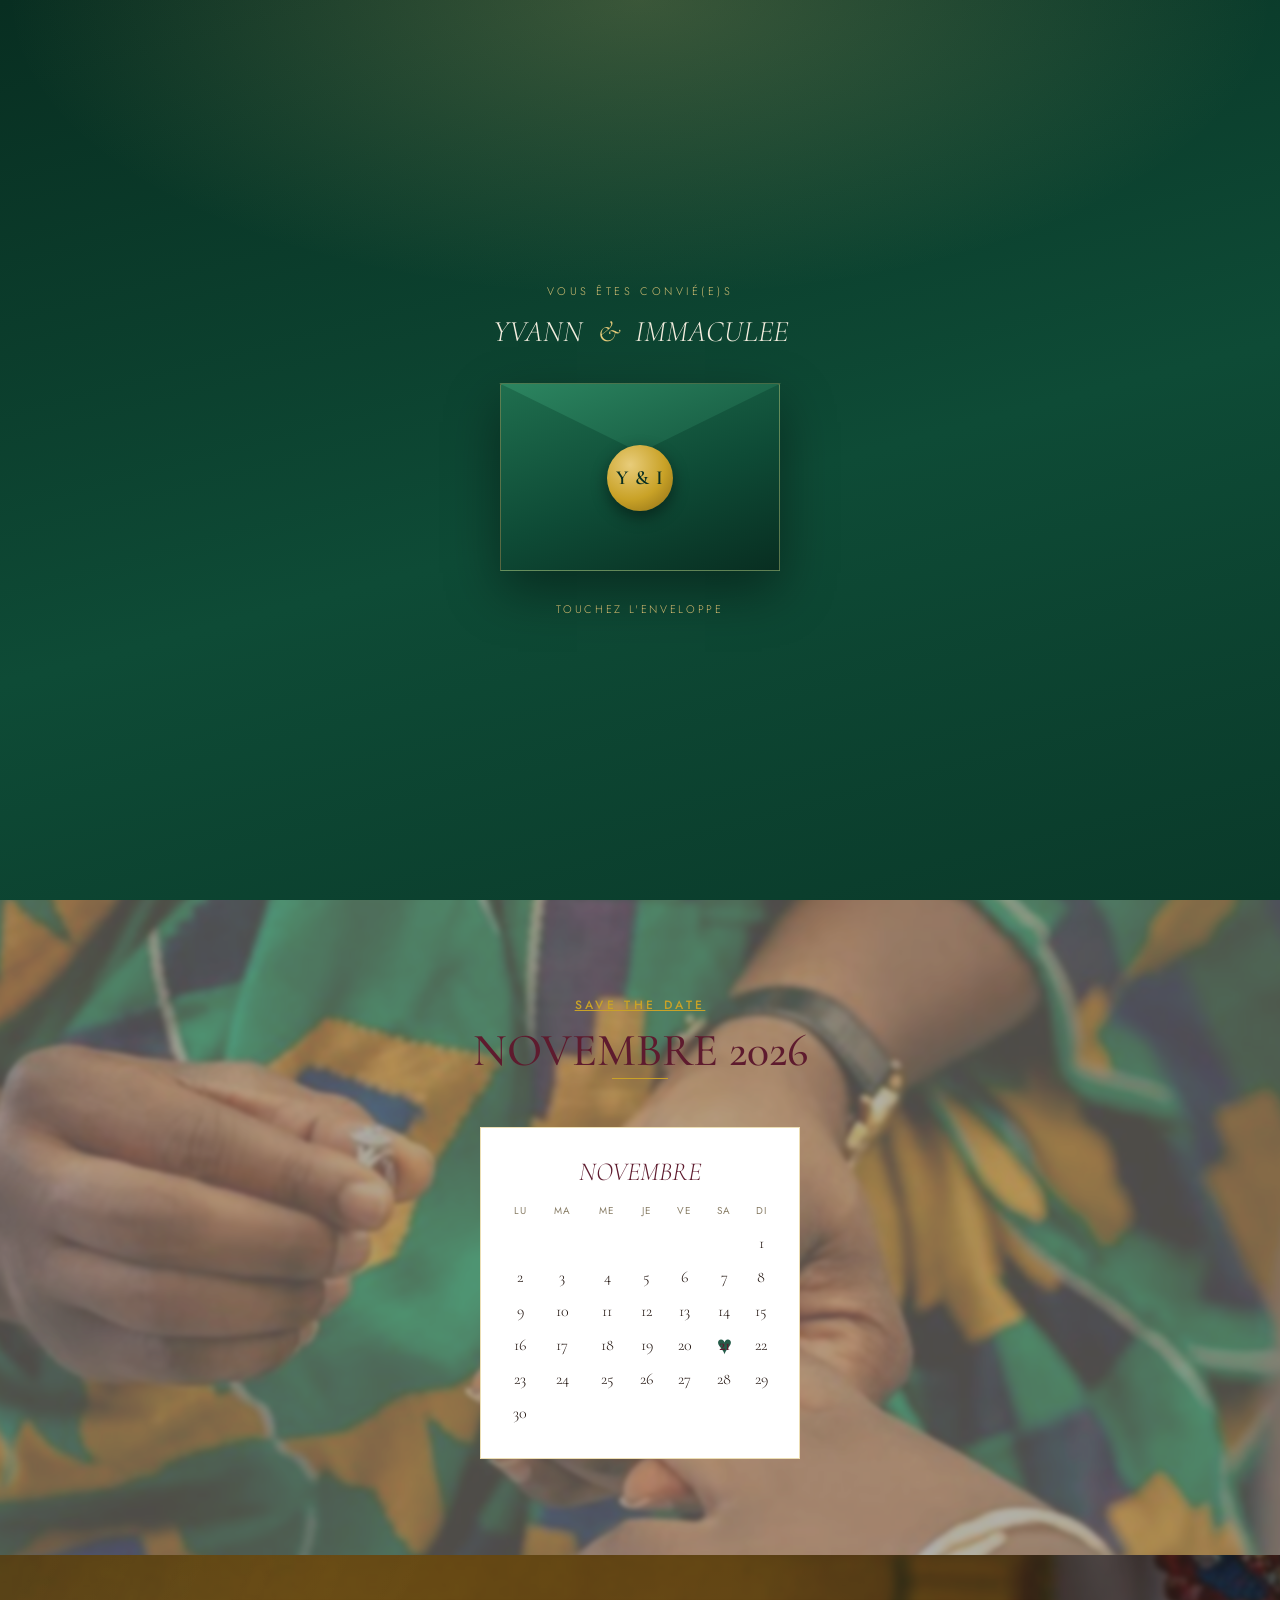
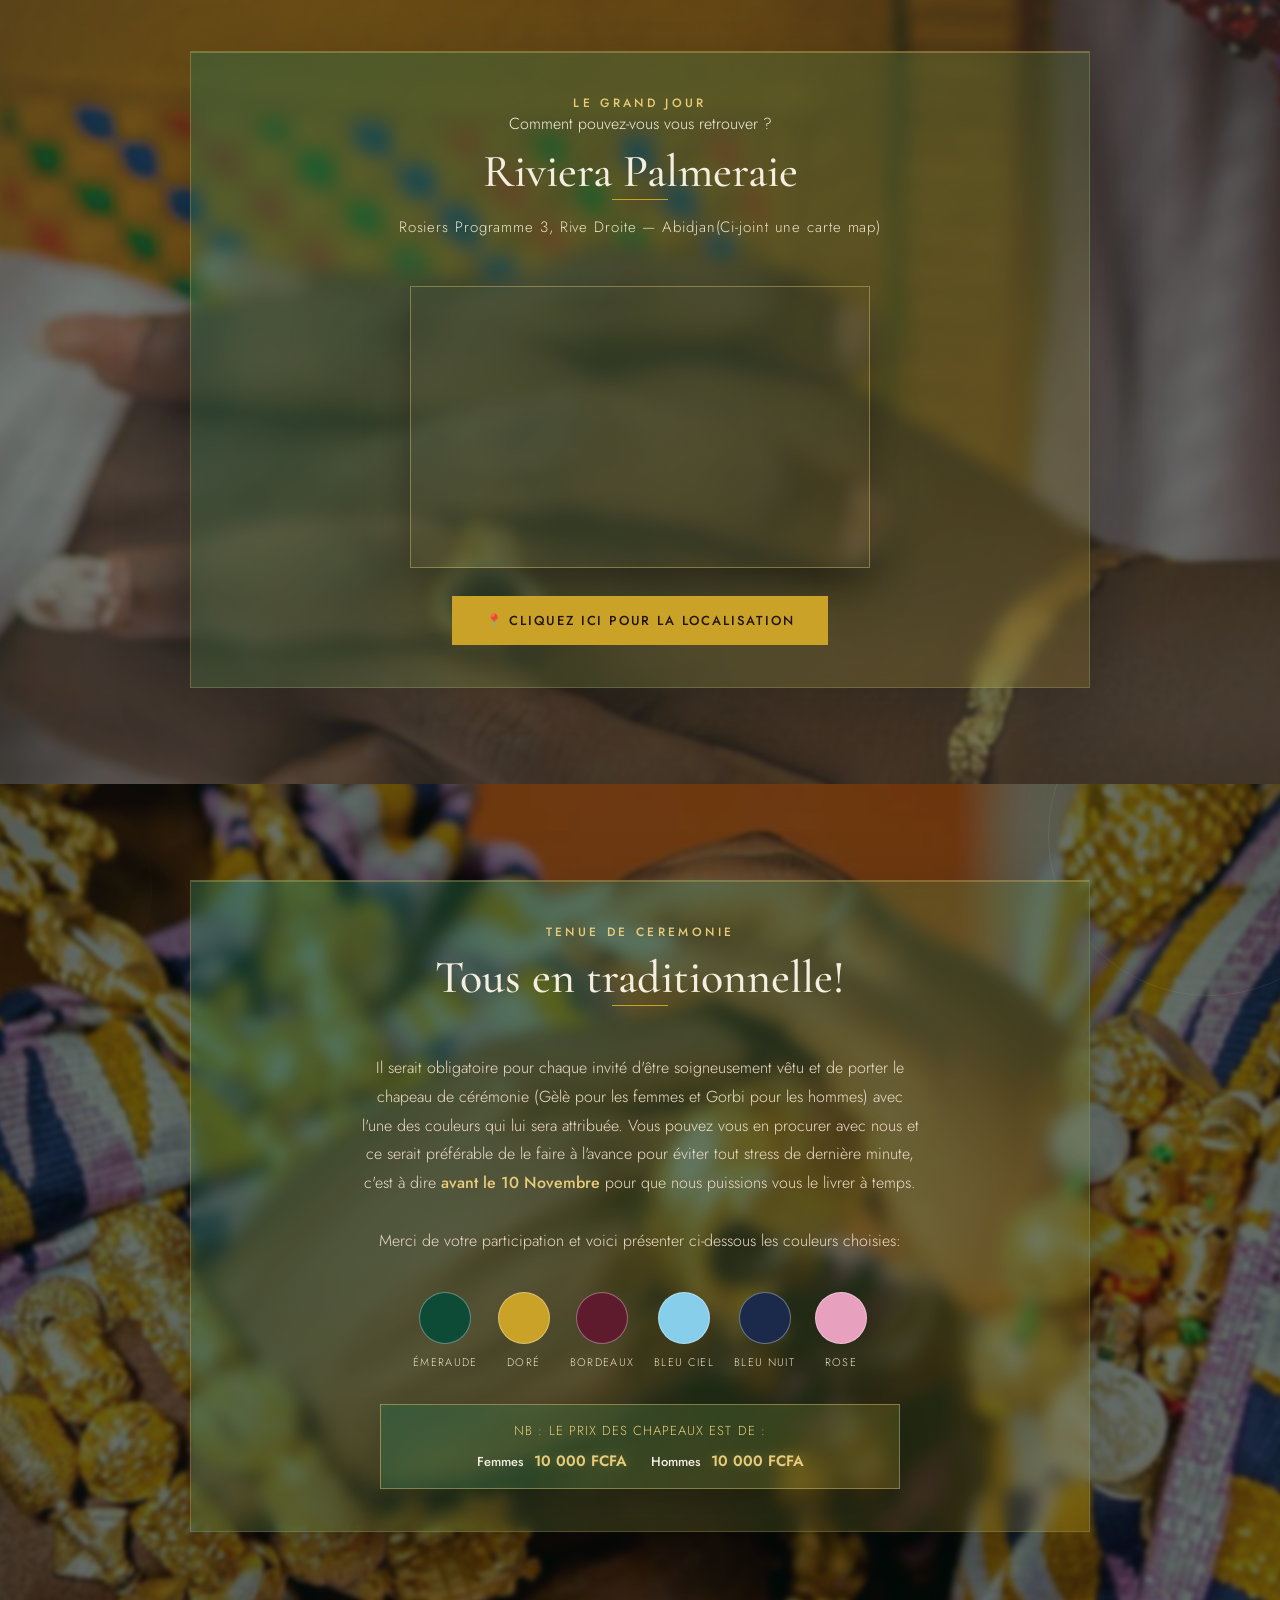
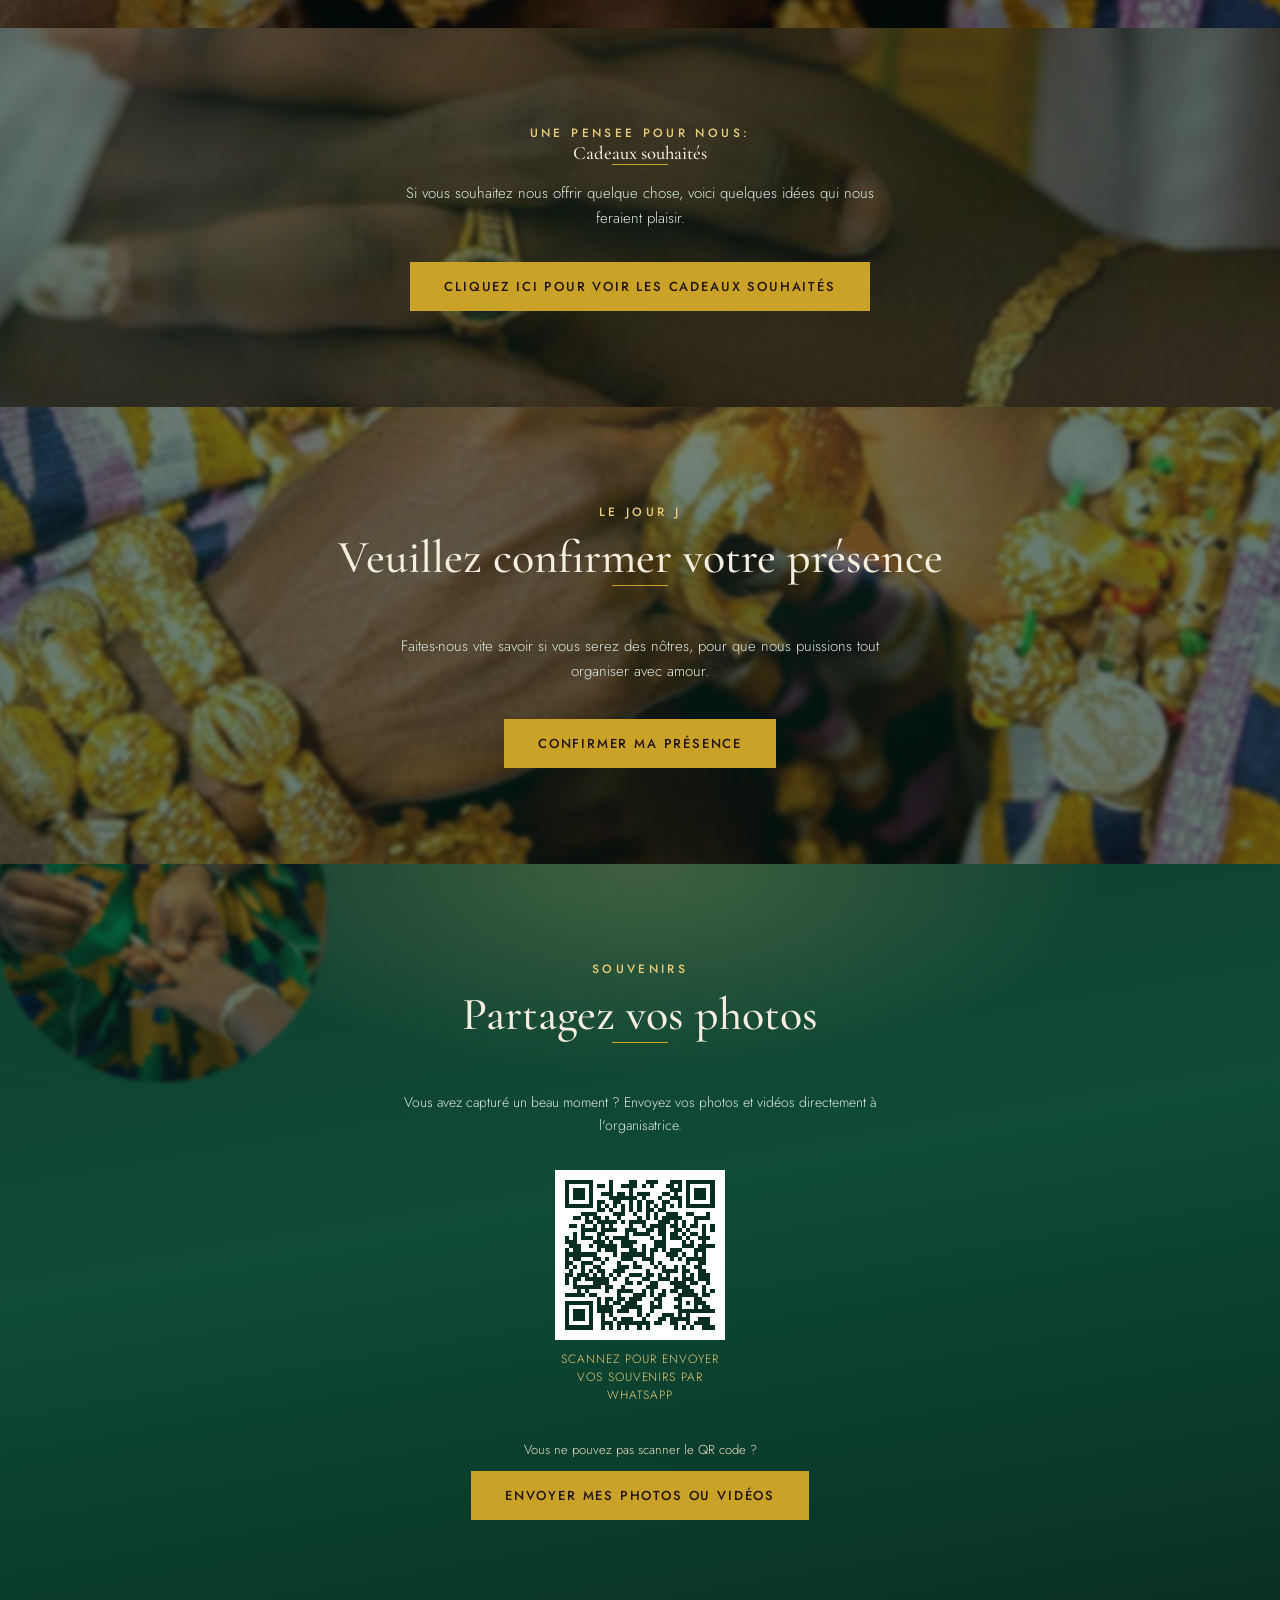
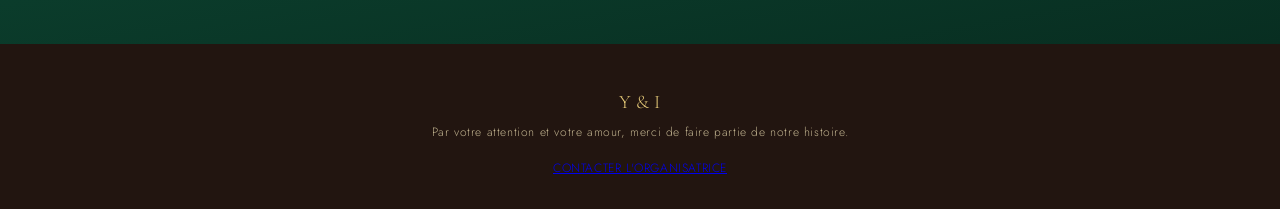
<file: index.html>
<!DOCTYPE html>
<html lang="fr">
<head>
<meta charset="UTF-8">
<meta name="viewport" content="width=device-width, initial-scale=1.0">
<title>YVANN &amp; IMMACULEE —  CEREMONIE DE DOT</title>
<link rel="preconnect" href="https://fonts.googleapis.com">
<link href="https://fonts.googleapis.com/css2?family=Cormorant+Garamond:ital,wght@0,400;0,500;0,600;1,400;1,500&family=Jost:wght@300;400;500;600&display=swap" rel="stylesheet">
<link rel="stylesheet" href="css/style.css">
</head>
<body>
<!-- ================= ENVELOPE INTRO ================= -->
<div id="envelopeScreen">
  <div class="env-eyebrow">Vous êtes convié(e)s</div>
  <div class="env-names">YVANN <span class="amp">&amp;</span> IMMACULEE</div>
  <div class="envelope" id="envelope">
    <div class="flap"></div>
    <div class="body"></div>
    <div class="seal"><span>Y &amp; I</span></div>
  </div>
  <div class="env-tap">Touchez l'enveloppe</div>
</div>

<!-- ================= HERO ================= -->
<section class="hero">
  <div class="bgphoto"></div>
  <div class="mirror-sheen"></div>
  <div class="spark" style="top:14%; left:16%; animation-delay:0.2s;"></div>
  <div class="spark" style="top:22%; left:80%; animation-delay:1.1s;"></div>
  <div class="spark" style="top:70%; left:10%; animation-delay:1.9s;"></div>
  <div class="spark" style="top:76%; left:86%; animation-delay:0.7s;"></div>
  <div class="content">
    <div class="monogram-circle">
      <span class="letters">Y<span class="amp-mono">&amp;</span>I</span>
    </div>
    <p class="eyebrow">CEREMONIE DE DOT</p>
    <p class="family-line">Les familles SOUMAHORO et ESSECOFY<br>ont pour immense joie, de vous convier au mariage coutumier de leurs enfants</p>
    <h3>YVANN <span class="amp">&amp;</span> IMMACULEE</h3>
    <p class="date-line">Le Samedi 21 Novembre 2026 — Riviera Palmeraie, Abidjan</p>
    <div class="countdown" id="countdown">
      <div><div class="num" id="cd-days">–</div><div class="lbl">Jours</div></div>
      <div><div class="num" id="cd-hours">–</div><div class="lbl">Heures</div></div>
      <div><div class="num" id="cd-min">–</div><div class="lbl">Min</div></div>
    </div>
  </div>
  <div class="scroll-cue">Défiler ↓</div>
</section>

<!-- ================= SAVE THE DATE ================= -->
<section class="pad savedate">
  <div class="wrap">
    <div class="section-head reveal">
      <p class="eyebrow"><u>Save the date</u></p>
      <h2 style="color:var(--bordeaux);">NOVEMBRE 2026</h2>
      <div class="hairline"></div>
    </div>
    <div class="cal reveal">
      <div class="month">NOVEMBRE</div>
      <table>
        <thead><tr><th>Lu</th><th>Ma</th><th>Me</th><th>Je</th><th>Ve</th><th>Sa</th><th>Di</th></tr></thead>
        <tbody>
          <tr><td>&nbsp;</td><td>&nbsp;</td><td>&nbsp;</td><td>&nbsp;</td><td>&nbsp;</td><td>&nbsp;</td><td>1</td></tr>
          <tr><td>2</td><td>3</td><td>4</td><td>5</td><td>6</td><td>7</td><td>8</td></tr>
          <tr><td>9</td><td>10</td><td>11</td><td>12</td><td>13</td><td>14</td><td>15</td></tr>
          <tr><td>16</td><td>17</td><td>18</td><td>19</td><td>20</td><td class="the-day"><span class="heart">♥</span><span class="n">21</span></td><td>22</td></tr>
          <tr><td>23</td><td>24</td><td>25</td><td>26</td><td>27</td><td>28</td><td>29</td></tr>
          <tr><td>30</td></tr>
        </tbody>
      </table>
    </div>
  </div>
</section>

<!-- ================= LIEU ================= -->
<section class="pad lieu">
  <div class="bgphoto"></div>
  <div class="wrap">
    <div class="section-head center reveal">
      <p class="eyebrow">LE GRAND JOUR</p>
      <p>Comment pouvez-vous vous retrouver ?</p>
      <h2>Riviera Palmeraie</h2>
      <div class="hairline"></div>
      <p class="lieu-address">Rosiers Programme 3, Rive Droite — Abidjan(Ci-joint une carte map)</p>
    </div>
    <div class="map-card reveal">
      <iframe
        src="https://www.openstreetmap.org/export/embed.html?bbox=-3.9745%2C5.3534%2C-3.9445%2C5.3734&amp;layer=mapnik&amp;marker=5.3634%2C-3.9595"
        loading="lazy" title="Localisation Riviera Palmeraie"></iframe>
    </div>
    <a class="btn btn-map reveal" href="https://www.google.com/maps/search/?api=1&query=Riviera+Palmeraie+Rosiers+Programme+3+Abidjan" target="_blank" rel="noopener">📍 Cliquez ici pour la localisation</a>
  </div>
</section>

<!-- ================= DRESS CODE ================= -->
<section class="pad dresscode">
  <div class="bgphoto"></div>
  <div class="wrap">
    <div class="section-head center reveal">
      <p class="eyebrow">TENUE DE CEREMONIE</p>
      <h2>Tous en traditionnelle!</h2>
      <div class="hairline"></div>
    </div>
    <p class="lead center">
      Il serait obligatoire pour chaque invité d'être soigneusement vêtu et de porter le chapeau de cérémonie (Gèlè pour les femmes et Gorbi pour les hommes) avec l'une des couleurs qui lui sera attribuée.
      Vous pouvez vous en procurer avec nous et ce serait préférable de le faire à l'avance pour éviter tout stress de dernière minute, c'est à dire <span class="deadline">avant le 10 Novembre</span> pour que nous puissions vous le livrer à temps. <br><br>
      Merci de votre participation et voici présenter ci-dessous les couleurs choisies:
    </p>
    <div class="swatches">
      <div class="swatch reveal"><div class="chip" style="background:#0E4B36"></div><div class="name">Émeraude</div></div>
      <div class="swatch reveal"><div class="chip" style="background:#C9A227"></div><div class="name">Doré</div></div>
      <div class="swatch reveal"><div class="chip" style="background:#5E1B2E"></div><div class="name">Bordeaux</div></div>
      <div class="swatch reveal"><div class="chip" style="background:#87CEEB"></div><div class="name">Bleu ciel</div></div>
      <div class="swatch reveal"><div class="chip" style="background:#1B2A4A"></div><div class="name">Bleu nuit</div></div>
      <div class="swatch reveal"><div class="chip" style="background:#E8A0BF"></div><div class="name">Rose</div></div>
    </div>
    <div class="hat-prices">
      <p>NB : le prix des chapeaux est de :</p>
      <div class="hat-price-list">
        <span><strong>Femmes</strong> <b>10 000 FCFA</b></span>
        <span><strong>Hommes</strong> <b>10 000 FCFA</b></span>
      </div>
    </div>
  </div>
</section>

<!-- ================= CADEAUX ================= -->
<section class="pad deepbg" id="giftsSection">
  <div class="wrap center reveal">
    <p class="eyebrow">UNE PENSEE POUR NOUS:</p>
    <h3>Cadeaux souhaités</h3>
    <div class="hairline"></div>
    <p class="lead" style="max-width:480px; margin:0 auto 30px; font-size:15px; line-height:1.7; color:#DCEAE2;">
      Si vous souhaitez nous offrir quelque chose, voici quelques idées qui nous feraient plaisir.
    </p>
    <button class="btn" id="giftsOpenBtn">Cliquez ici pour voir les cadeaux souhaités</button>
    <div class="rsvp-form" id="giftsList" style="max-width:560px;">
      <p style="text-align:center; font-family:'Cormorant Garamond',serif; font-style:italic; color:var(--cream); font-size:15px; margin-bottom:22px;">
        Pour vous guider dans vos attentions, voici quelques suggestions de cadeaux:
      </p>
      <div class="gift-category">
        <ul>
          <li>Airfryer</li>
          <li>Mixeur</li>
          <li>Ustensiles de cuisine.</li>
          <li>Service de vaisselles, poêles et casseroles.</li>
          <li>Micro-onde ou mini four</li>
          <li>Machine à laver semi-automatique</li>
          <li>Véritable pagne Baoulé ou pagne Kita traditionnel de cérémonie</li>
           <li>Ensemble de verre et coupe.</li>
        </ul>
        <div class="gift-momo">
          Pour les personnes à court de liquidité :<br>
          <strong>Orange Money :</strong> 0703583299 &nbsp;•&nbsp; <strong>Wave :</strong> 0101643606
        </div>
      </div>

      <p class="gift-thanks">Merci chaleureusement pour votre présence et votre bienveillance à l'occasion de notre union !</p>
    </div>
  </div>
</section>

<!-- ================= RSVP ================= -->
<section class="pad rsvp deepbg" id="rsvpSection">
  <div class="wrap">
    <div class="section-head reveal">
      <p class="eyebrow">LE JOUR J</p>
      <h3>Veuillez confirmer votre présence</h3>
      <div class="hairline"></div>
    </div>
    <p class="lead reveal">Faites-nous vite savoir si vous serez des nôtres, pour que nous puissions tout organiser avec amour.</p>
    <button class="btn reveal" id="rsvpOpenBtn">Confirmer ma présence</button>
    <div class="rsvp-form" id="rsvpForm">
      <label for="rsvpName">Votre nom complet</label>
      <input type="text" id="rsvpName" placeholder="Ex : Immaculée SOUMAHORO" required>
      <label>Serez-vous présent(e) ?</label>
      <div class="rsvp-choice">
        <button type="button" data-val="oui" id="rsvpYes">Oui, je serai là</button>
        <button type="button" data-val="non" id="rsvpNo">Non, je ne pourrai pas</button>
      </div>
      <label for="rsvpGuests">Nombre de personnes (vous inclus(e))</label>
      <input type="number" id="rsvpGuests" min="1" value="0">
      <button class="btn" id="rsvpSubmitBtn" style="margin-top:20px; width:100%;">Envoyer ma réponse</button>
      <div class="rsvp-msg" id="rsvpMsg"></div>
    </div>
  </div>
</section>

<!-- ================= PHOTOS ================= -->
<section class="pad photos deepbg" id="photosSection">
  <div class="wrap">
    <div class="section-head center reveal">
      <p class="eyebrow">SOUVENIRS</p>
      <h3>Partagez vos photos</h3>
      <div class="hairline"></div>
    </div>
    <p class="lead center">Vous avez capturé un beau moment ? Envoyez vos photos et vidéos directement à l'organisatrice.</p>
    <div class="qr-block reveal">
      <div id="qrCode"></div>
      <p>Scannez pour envoyer vos souvenirs par WhatsApp</p>
    </div>
    <div class="direct-upload reveal">
      <p>Vous ne pouvez pas scanner le QR code ?</p>
      <a class="btn" href="upload.html">Envoyer mes photos ou vidéos</a>
    </div>
  </div>
</section>

<footer>
  <span class="amp-small">Y &amp; I</span>
  Par votre attention et votre amour, merci de faire partie de notre histoire.
  <br><br>
  <a href="https://wa.me/2250703583299" target="_blank" rel="noopener">CONTACTER L'ORGANISATRICE</a>
</footer>

<script src="js/lib/qrcode.min.js"></script>
<script src="js/script.js"></script>
</body>
</html>
</file>
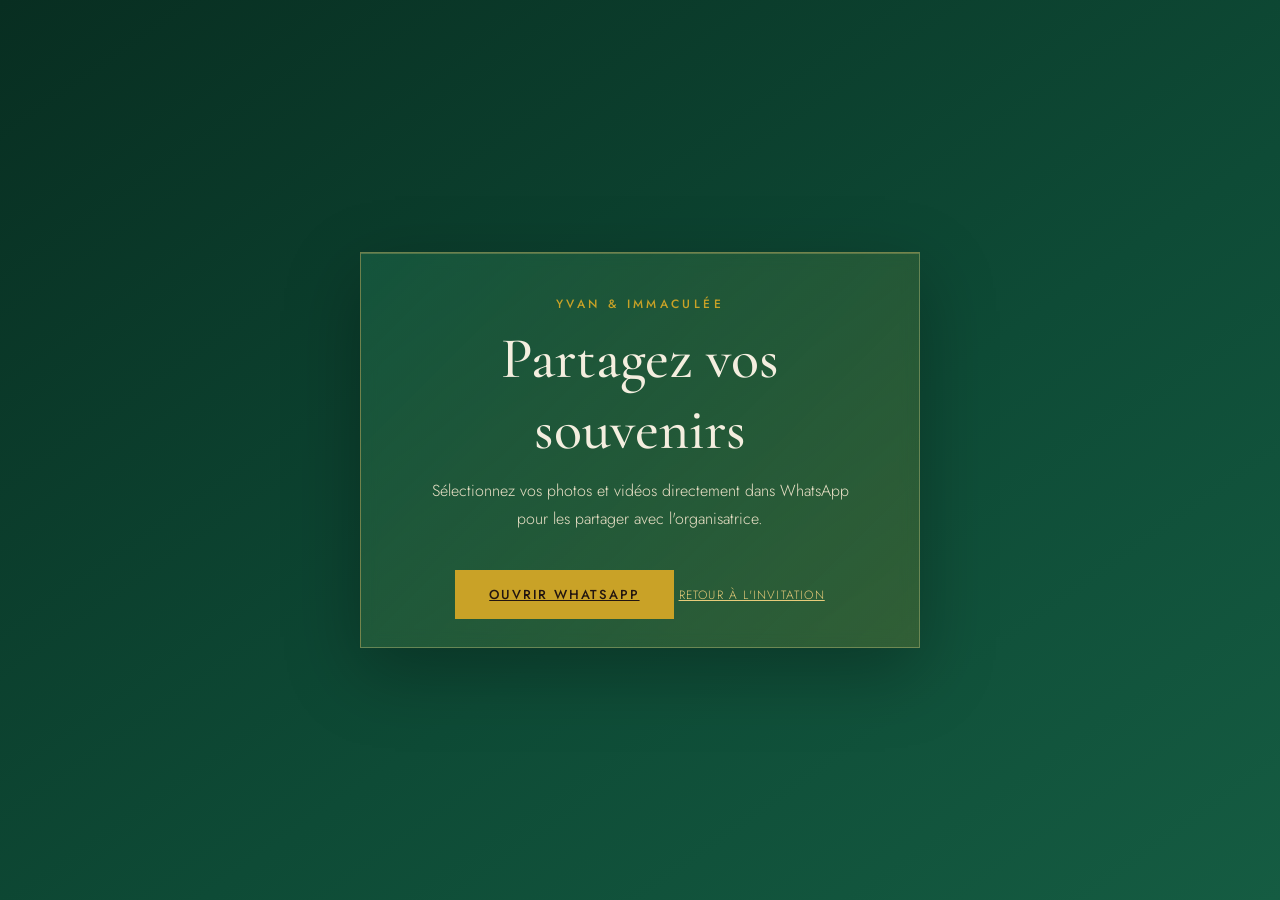
<file: upload.html>
<!DOCTYPE html>
<html lang="fr">
<head>
<meta charset="UTF-8">
<meta name="viewport" content="width=device-width, initial-scale=1.0">
<title>Partager vos souvenirs | Yvan &amp; Immaculée</title>
<link rel="preconnect" href="https://fonts.googleapis.com">
<link href="https://fonts.googleapis.com/css2?family=Cormorant+Garamond:ital,wght@0,400;0,500;1,400;1,500&family=Jost:wght@300;400;500;600&display=swap" rel="stylesheet">
<link rel="stylesheet" href="css/style.css">
</head>
<body class="upload-page">
<main class="upload-shell">
  <div class="upload-panel">
    <p class="eyebrow">Yvan &amp; Immaculée</p>
    <h1>Partagez vos souvenirs</h1>
    <p class="upload-intro">Sélectionnez vos photos et vidéos directement dans WhatsApp pour les partager avec l'organisatrice.</p>
    <a class="btn" href="https://wa.me/2250703583299?text=Bonjour%20%21%20Je%20vous%20envoie%20des%20souvenirs%20de%20la%20c%C3%A9r%C3%A9monie." target="_blank" rel="noopener">Ouvrir WhatsApp</a>
    <a class="upload-back" href="index.html#photosSection">Retour à l'invitation</a>
  </div>
</main>
</body>
</html>
</file>
<file: css/style.css>
:root{
    --cream:#F4EEDF;
    --cream-2:#ECE2C8;
    --emerald:#0E4B36;
    --emerald-deep:#082E21;
    --emerald-soft:#1F6E4E;
    --emerald-mid:#155C42;
    --gold:#C9A227;
    --gold-soft:#E8CC7A;
    --gold-dim: rgba(201,162,39,0.35);
    --bordeaux:#5E1B2E;
    --bordeaux-deep:#3B0F1D;
    --ink:#221510;
    --line: rgba(201,162,39,0.35);
    --glass-bg: rgba(232, 204, 122, 0.08);
    --glass-border: rgba(232, 204, 122, 0.28);
  }
  *{box-sizing:border-box;margin:0;padding:0;}
  html{scroll-behavior:smooth;}
  body{
    background:var(--cream);
    color:var(--ink);
    font-family:'Jost', sans-serif;
    font-weight:300;
    overflow-x:hidden;
  }
  h1,h2,h3,.serif{
    font-family:'Cormorant Garamond', serif;
    font-weight:500;
  }
  .eyebrow{
    font-family:'Jost', sans-serif;
    font-size:12px;
    letter-spacing:0.28em;
    text-transform:uppercase;
    color:var(--gold);
    font-weight:500;
  }
  @media (prefers-reduced-motion: reduce){
    *{animation-duration:0.01ms !important; animation-iteration-count:1 !important; transition-duration:0.01ms !important;}
  }

  /* ================= ENVELOPE INTRO ================= */
  #envelopeScreen{
    position:fixed; inset:0; z-index:100;
    display:flex; flex-direction:column; align-items:center; justify-content:center;
    background:
      radial-gradient(90% 60% at 50% 0%, rgba(232,204,122,0.22) 0%, rgba(232,204,122,0) 55%),
      linear-gradient(165deg, var(--emerald-deep) 0%, var(--emerald) 55%, #0a3a2a 100%);
    text-align:center;
    padding:32px;
    transition:opacity 1s ease, visibility 1s ease;
  }
  #envelopeScreen.hidden{opacity:0; visibility:hidden; pointer-events:none;}
  .env-eyebrow{
    color:var(--gold-soft);
    font-size:11px;
    letter-spacing:0.32em;
    text-transform:uppercase;
    margin-bottom:14px;
    opacity:0.9;
  }
  .env-names{
    font-family:'Cormorant Garamond', serif;
    font-style:italic;
    color:var(--cream);
    font-size:clamp(22px,6vw,30px);
    margin-bottom:34px;
  }
  .env-names .amp{color:var(--gold-soft);padding:0 8px;}
  .envelope{
    width:min(78vw, 280px);
    aspect-ratio:1.5/1;
    position:relative;
    cursor:pointer;
    -webkit-tap-highlight-color:transparent;
  }
  .envelope .body{
    position:absolute; inset:0;
    background:linear-gradient(160deg,#1F6E4E,#0E4B36 55%,#082E21);
    border:1px solid rgba(232,204,122,0.35);
    box-shadow:0 20px 50px rgba(0,0,0,0.4);
  }
  .envelope .flap{
    position:absolute; top:-1px; left:-1px; right:-1px;
    height:60%;
    background:linear-gradient(160deg,#2C8560,#0E4B36);
    clip-path: polygon(0 0, 100% 0, 50% 62%);
    border:1px solid rgba(232,204,122,0.35);
    transform-origin:top center;
    transition:transform 0.9s cubic-bezier(.4,.2,.2,1);
    z-index:3;
  }
  .envelope.open .flap{ transform: rotateX(155deg); }
  .envelope .seal{
    position:absolute; top:50%; left:50%;
    width:66px; height:66px;
    transform:translate(-50%,-50%);
    border-radius:50%;
    background:radial-gradient(circle at 35% 30%, #E8CC7A, #C9A227 55%, #8a6a14 100%);
    display:flex; align-items:center; justify-content:center;
    box-shadow:0 6px 16px rgba(0,0,0,0.45);
    z-index:4;
    transition:transform 0.5s ease, opacity 0.5s ease;
  }
  .envelope.open .seal{ transform:translate(-50%,-50%) scale(0.4); opacity:0; }
  .envelope .seal span{
    font-family:'Cormorant Garamond', serif;
    color:#082E21;
    font-size:20px;
    letter-spacing:1px;
    font-weight:600;
  }
  .env-tap{
    margin-top:30px;
    color:var(--gold-soft);
    font-size:11px;
    letter-spacing:0.24em;
    text-transform:uppercase;
    animation:tapPulse 2.4s ease-in-out infinite;
  }
  @keyframes tapPulse{0%,100%{opacity:0.55;}50%{opacity:1;}}
  .env-leaf{
    position:absolute; width:34px; opacity:0.5;
  }

  /* ================= HERO ================= */
  .hero{
    min-height:100vh;
    background:
      radial-gradient(60% 45% at 50% 0%, rgba(232,204,122,0.28) 0%, rgba(232,204,122,0) 60%),
      linear-gradient(170deg, #123E2E 0%, #0E4B36 45%, #082E21 100%);
    color:var(--cream);
    display:flex; flex-direction:column; align-items:center; justify-content:center;
    text-align:center;
    padding:70px 24px 90px;
    position:relative;
    overflow:hidden;
  }
  .hero .bgphoto{
    position:absolute; inset:0;
    background-image:url('../img/photo1.jpg');
    background-size:cover; background-position:center 30%;
    filter:blur(2px) brightness(0.58) saturate(1.15);
    transform:scale(1.04);
    opacity:0.72;
  }
  .hero .mirror-sheen{
    position:absolute; inset:0;
    background:
      linear-gradient(115deg, rgba(255,255,255,0.14) 0%, rgba(255,255,255,0) 22%, rgba(255,255,255,0) 78%, rgba(255,255,255,0.08) 100%),
      linear-gradient(170deg, rgba(8,46,33,0.35) 0%, rgba(201,162,39,0.16) 55%, rgba(8,46,33,0.55) 100%);
    mix-blend-mode:soft-light;
    pointer-events:none;
  }
  .hero::before{
    content:"";
    position:absolute; inset:16px;
    border:1px solid rgba(232,204,122,0.4);
    pointer-events:none;
  }
  .hero .content{
    position:relative; z-index:2; display:flex; flex-direction:column; align-items:center;
    padding:34px 42px;
    border:1px solid rgba(232,204,122,0.24);
    background:linear-gradient(135deg, rgba(31,110,78,0.34), rgba(201,162,39,0.16));
    box-shadow:0 24px 70px rgba(0,0,0,0.2), inset 0 1px 0 rgba(232,204,122,0.28);
    backdrop-filter:blur(5px);
    -webkit-backdrop-filter:blur(5px);
  }
  .hero .spark{
    position:absolute; width:4px; height:4px; border-radius:50%;
    background:var(--gold-soft); opacity:0;
    animation:twinkle 3.6s ease-in-out infinite;
  }
  @keyframes fadeUp{ to{opacity:1; transform:translateY(0);} }
  @keyframes twinkle{0%,100%{opacity:0; transform:scale(0.6);}50%{opacity:0.9; transform:scale(1.3);}}
  .monogram-circle{
    width:120px; height:120px; border-radius:50%;
    border:1px solid rgba(232,204,122,0.55);
    display:flex; align-items:center; justify-content:center;
    position:relative; margin-bottom:22px;
    opacity:0; animation:fadeUp 1.2s ease forwards 0.1s;
  }
  .monogram-circle::before{
    content:""; position:absolute; inset:9px;
    border:1px solid rgba(232,204,122,0.3); border-radius:50%;
  }
  .monogram-circle .letters{
    font-family:'Cormorant Garamond', serif; font-size:36px; font-weight:500;
    color:var(--gold-soft); letter-spacing:2px;
  }
  .monogram-circle .letters .amp-mono{
    font-style:italic; font-size:19px; color:var(--cream); padding:0 6px; vertical-align:middle;
  }
  .family-line{
    font-family:'Cormorant Garamond', serif; font-style:italic;
    font-size:clamp(15px,2.4vw,19px); color:var(--cream-2);
    max-width:520px; line-height:1.65;
    opacity:0; animation:fadeUp 1s ease forwards 1.1s;
  }
  .hero .eyebrow{opacity:0; animation:fadeUp 1s ease forwards 1.5s; color:var(--gold-soft); margin-top:16px;}
  .hero h1{
    font-size:clamp(46px,9vw,90px); line-height:0.95; margin:14px 0 12px;
    opacity:0; color:var(--cream); animation:fadeUp 1.2s ease forwards 1.7s;
  }
  .hero h1 .amp{color:var(--gold-soft); font-style:italic; padding:0 14px;}
  .hero .date-line{
    font-size:14px; letter-spacing:0.16em; text-transform:uppercase; color:var(--cream-2);
    opacity:0; animation:fadeUp 1s ease forwards 2s;
  }
  .countdown{display:flex; gap:26px; margin-top:42px; opacity:0; animation:fadeUp 1s ease forwards 2.3s;}
  .countdown div{text-align:center;}
  .countdown .num{font-family:'Cormorant Garamond',serif; font-size:36px; color:var(--gold-soft);}
  .countdown .lbl{font-size:10px; letter-spacing:0.2em; text-transform:uppercase; color:var(--cream-2);}
  .scroll-cue{
    position:absolute; bottom:28px; font-size:11px; letter-spacing:0.2em; text-transform:uppercase;
    color:var(--gold-soft); opacity:0; z-index:2;
    animation:fadeUp 1s ease forwards 2.7s, bob 2.4s ease-in-out infinite 3.3s;
  }
  @keyframes bob{0%,100%{transform:translateY(0);}50%{transform:translateY(6px);}}

  /* ================= GENERIC SECTIONS ================= */
  section.pad{padding:96px 24px;}
  .wrap{max-width:900px; margin:0 auto;}
  .center{text-align:center;}
  .section-head{margin-bottom:48px;}
  .section-head h2,
  .section-head h3{font-size:clamp(30px,5vw,46px); margin-top:8px;}
  .hairline{width:56px; height:1px; background:var(--gold); margin:0 auto 16px;}
  .reveal{opacity:0; transform:translateY(26px); transition:opacity 0.9s cubic-bezier(.2,.7,.3,1), transform 0.9s cubic-bezier(.2,.7,.3,1);}
  .reveal.visible{opacity:1; transform:none;}

  .deepbg{
    background:
      radial-gradient(60% 45% at 50% 0%, rgba(232,204,122,0.22) 0%, rgba(232,204,122,0) 60%),
      linear-gradient(170deg, #123E2E 0%, #0E4B36 45%, #082E21 100%);
    color:var(--cream);
    position:relative; overflow:hidden;
  }
  .deepbg::before,
  .savedate::before{
    content:"";
    position:absolute; inset:0;
    background-size:cover;
    background-position:center;
    filter:blur(2px) brightness(0.58) saturate(1.1);
    transform:scale(1.04);
    opacity:0.68;
    z-index:0;
  }
  #giftsSection::before{background-image:url('../img/photo2.jpg');}
  #rsvpSection::before{background-image:url('../img/photo3.jpg');}
  #photosSection::before{background-image:url('../img/photo1.jpg');}
  .savedate::before{background-image:url('../img/photo1.jpg');}
  .deepbg::after{
    content:"";
    position:absolute; inset:0;
    background:linear-gradient(115deg, rgba(255,255,255,0.08) 0%, rgba(255,255,255,0) 30%, rgba(255,255,255,0) 75%, rgba(255,255,255,0.05) 100%);
    mix-blend-mode:soft-light; pointer-events:none;
  }
  .deepbg > *{position:relative; z-index:1;}
  .savedate > *{position:relative; z-index:1;}
  .deepbg .section-head h2,
  .deepbg .section-head h3{color:var(--cream);}
  .deepbg .eyebrow{color:var(--gold-soft);}

  /* ---- Save the date calendar ---- */
  .savedate{text-align:center; position:relative; overflow:hidden;}
  .cal{max-width:320px; margin:0 auto; background:#fff; border:1px solid var(--line); padding:28px 20px;}
  .cal .month{font-family:'Cormorant Garamond',serif; font-style:italic; font-size:26px; color:var(--bordeaux); margin-bottom:16px;}
  .cal table{width:100%; border-collapse:collapse;}
  .cal th{font-size:10px; letter-spacing:0.1em; text-transform:uppercase; color:#8a7f68; padding-bottom:8px; font-weight:400;}
  .cal td{font-family:'Cormorant Garamond',serif; font-size:16px; text-align:center; padding:7px 0; color:var(--ink);}
  .cal td.the-day{position:relative; color:var(--bordeaux); font-weight:600;}
  .cal td.the-day .heart{
    position:absolute; inset:0; display:flex; align-items:center; justify-content:center;
    font-size:26px; color:var(--emerald); opacity:0.9;
  }
  .cal td.the-day span.n{position:relative; z-index:2;}

  /* ---- Lieu (avec carte GPS) ---- */
  .lieu{position:relative; overflow:hidden; color:var(--cream); text-align:center;}
  .lieu .bgphoto{
    background-image:url('../img/photo2.jpg');
    position:absolute; inset:0;
    background-size:cover; background-position:center 30%;
    filter:blur(2px) brightness(0.5) saturate(1.1);
    transform:scale(1.04);
    opacity:0.78;
    z-index:0;
  }
  .lieu::before{content:""; position:absolute; inset:0; background:linear-gradient(170deg, rgba(8,46,33,0.7), rgba(14,75,54,0.55)); z-index:0;}
  .lieu::after{content:""; position:absolute; inset:0; background:linear-gradient(115deg, rgba(255,255,255,0.1) 0%, rgba(255,255,255,0) 28%, rgba(255,255,255,0) 76%, rgba(255,255,255,0.06) 100%); mix-blend-mode:soft-light; z-index:0; pointer-events:none;}
  .lieu > *{position:relative; z-index:1;}
  .lieu .wrap{
    padding:42px 34px;
    border:1px solid rgba(232,204,122,0.24);
    background:linear-gradient(135deg, rgba(31,110,78,0.4), rgba(201,162,39,0.18));
    box-shadow:0 24px 70px rgba(0,0,0,0.22), inset 0 1px 0 rgba(232,204,122,0.3);
    backdrop-filter:blur(8px);
    -webkit-backdrop-filter:blur(8px);
  }
  .lieu .eyebrow{color:var(--gold-soft);}
  .lieu .section-head h2,
  .lieu .section-head h3{color:var(--cream);}
  .lieu-address{font-size:15px; letter-spacing:0.06em; color:var(--cream-2); margin-top:4px;}
  .map-card{
    width:min(100%, 460px); margin:36px auto 28px; border:1px solid rgba(232,204,122,0.4);
    overflow:hidden; box-shadow:0 20px 40px rgba(0,0,0,0.35);
  }
  .map-card iframe{width:100%; height:280px; border:0; display:block; filter:saturate(0.85);}
  .btn-map{display:inline-block; text-decoration:none;}

  /* ---- Dress code ---- */
  .dresscode{position:relative; overflow:hidden; background:var(--emerald-deep);}
  .dresscode::after{content:""; position:absolute; inset:0; background:linear-gradient(115deg, rgba(255,255,255,0.1) 0%, rgba(255,255,255,0) 28%, rgba(255,255,255,0) 76%, rgba(255,255,255,0.06) 100%); mix-blend-mode:soft-light; z-index:0; pointer-events:none;}
  .welcome-line{
    font-family:'Cormorant Garamond',serif; font-style:italic; text-align:center;
    font-size:clamp(19px,3.6vw,26px); color:var(--cream); max-width:520px; margin:0 auto 40px; line-height:1.5;
  }
  .dresscode .bgphoto{
    position:absolute; inset:0;
    background-image:url('../img/photo3.jpg');
    background-size:cover; background-position:center 35%;
    filter:blur(2px) brightness(0.52) saturate(1.1);
    transform:scale(1.04);
    opacity:0.78;
    z-index:0;
  }
  .dresscode > *{position:relative; z-index:1;}
  .dresscode .wrap{
    padding:42px 34px;
    border:1px solid rgba(232,204,122,0.22);
    background:linear-gradient(135deg, rgba(31,110,78,0.42), rgba(201,162,39,0.18));
    box-shadow:0 24px 70px rgba(0,0,0,0.2), inset 0 1px 0 rgba(232,204,122,0.26);
    backdrop-filter:blur(8px);
    -webkit-backdrop-filter:blur(8px);
  }
  .dresscode::before{content:""; position:absolute; width:320px; height:320px; border:1px solid rgba(232,204,122,0.1); border-radius:50%; top:-110px; right:-90px; pointer-events:none; z-index:1;}
  .dresscode::after{content:""; position:absolute; width:210px; height:210px; border:1px solid rgba(232,204,122,0.08); border-radius:50%; bottom:-80px; left:-60px; pointer-events:none;}
  .dresscode .eyebrow{color:var(--gold-soft);}
  .dresscode .section-head h2,
  .dresscode .section-head h3{color:var(--cream);}
  .dresscode p.lead{max-width:560px; margin:0 auto 36px; font-size:16px; line-height:1.8; color:#EFDCC9;}
  .dresscode .deadline{color:var(--gold-soft); font-weight:500;}
  .swatches{display:flex; justify-content:center; gap:20px; flex-wrap:wrap;}
  .swatch{text-align:center;}
  .swatch .chip{width:52px; height:52px; border-radius:50%; margin:0 auto 10px; border:1px solid rgba(255,255,255,0.35); transition:transform 0.35s ease;}
  .swatch:hover .chip{transform:scale(1.12);}
  .swatch .name{font-size:11px; letter-spacing:0.12em; text-transform:uppercase; color:var(--cream-2);}
  .hat-prices{
    max-width:520px; margin:34px auto 0; padding:16px 20px;
    border:1px solid rgba(232,204,122,0.42);
    background:linear-gradient(135deg, rgba(31,110,78,0.42), rgba(201,162,39,0.2));
    color:var(--cream-2); text-align:center; box-shadow:0 12px 30px rgba(0,0,0,0.16);
  }
  .hat-prices p{margin-bottom:10px; color:var(--gold-soft); font-size:13px; letter-spacing:0.08em; text-transform:uppercase;}
  .hat-price-list{display:flex; justify-content:center; gap:24px; flex-wrap:wrap;}
  .hat-price-list span{font-size:13px;}
  .hat-price-list strong{color:var(--cream); font-weight:500; margin-right:6px;}
  .hat-price-list b{color:var(--gold-soft); font-size:15px; font-weight:600; text-shadow:0 0 12px rgba(232,204,122,0.32);}

  /* ---- RSVP ---- */
  .rsvp{text-align:center; position:relative; overflow:hidden;}
  .rsvp .eyebrow{color:var(--gold-soft);}
  .rsvp .section-head h2,
  .rsvp .section-head h3{color:var(--cream);}
  .rsvp p.lead{max-width:480px; margin:0 auto 34px; font-size:15px; line-height:1.7; color:#DCEAE2;}
  .btn{
    background:var(--gold); color:var(--ink); border:none; padding:15px 34px; font-size:13px;
    letter-spacing:0.14em; text-transform:uppercase; transition:background 0.25s ease, transform 0.2s ease; cursor:pointer;
    font-family:'Jost',sans-serif; font-weight:500;
  }
  .btn:hover{background:var(--gold-soft); transform:translateY(-2px);}
  .btn:focus-visible{outline:2px solid var(--gold-soft); outline-offset:3px;}
  .btn-outline{
    background:transparent; color:var(--cream); border:1px solid var(--gold-soft); padding:12px 24px;
    font-size:12px; letter-spacing:0.12em; text-transform:uppercase; cursor:pointer; font-family:'Jost',sans-serif;
  }
  .rsvp-form{
    max-width:420px; margin:34px auto 0; background:linear-gradient(135deg, rgba(31,110,78,0.38), rgba(201,162,39,0.14)); border:1px solid rgba(232,204,122,0.3);
    padding:30px 26px; text-align:left; display:none;
  }
  .rsvp-form.open{display:block;}
  .rsvp-form label{display:block; font-size:11px; letter-spacing:0.1em; text-transform:uppercase; color:var(--gold-soft); margin:14px 0 6px;}

  /* ---- Gift list content ---- */
  .gift-category{text-align:left; margin-bottom:26px;}
  .gift-category:last-child{margin-bottom:0;}
  .gift-category h4{
    font-family:'Cormorant Garamond',serif; font-style:italic; font-size:20px;
    color:var(--gold-soft); margin-bottom:6px;
  }
  .gift-category .where{font-size:12px; color:var(--cream-2); margin-bottom:10px; line-height:1.5;}
  .gift-category .where strong{color:var(--gold-soft); font-weight:500;}
  .gift-category ul{list-style:none; padding:0; margin:0;}
  .gift-category li{
    font-size:13.5px; color:var(--cream); line-height:1.6; padding-left:16px; position:relative; margin-bottom:6px;
  }
  .gift-category li::before{content:"—"; position:absolute; left:0; color:var(--gold-soft);}
  .gift-momo{
    margin-top:6px; padding:14px 16px; border:1px solid rgba(232,204,122,0.3); font-size:13px; color:var(--cream-2);
  }
  .gift-momo strong{color:var(--gold-soft);}
  .gift-thanks{
    text-align:center; font-family:'Cormorant Garamond',serif; font-style:italic; color:var(--gold-soft);
    font-size:16px; margin-top:22px;
  }
  .rsvp-form input, .rsvp-form select{
    width:100%; padding:12px 14px; background:rgba(255,255,255,0.06); border:1px solid rgba(255,255,255,0.25);
    color:#fff; font-family:'Jost',sans-serif; font-size:14px;
  }
  .rsvp-form .rsvp-choice{display:flex; gap:10px; margin-top:6px;}
  .rsvp-choice button{
    flex:1; padding:10px; background:rgba(255,255,255,0.06); border:1px solid rgba(255,255,255,0.25);
    color:var(--cream); font-family:'Jost',sans-serif; font-size:13px; cursor:pointer;
  }
  .rsvp-choice button.active{background:var(--gold); color:var(--ink); border-color:var(--gold);}
  .rsvp-msg{margin-top:16px; font-size:13px; color:var(--gold-soft); min-height:18px;}

  /* ---- Photos ---- */
  .photos{position:relative; overflow:hidden;}
  .photos::before{content:""; position:absolute; width:320px; height:320px; border:1px solid rgba(255,255,255,0.08); border-radius:50%; top:-110px; right:-90px; pointer-events:none;}
  .photos::after{content:""; position:absolute; width:210px; height:210px; border:1px solid rgba(255,255,255,0.06); border-radius:50%; bottom:-80px; left:-60px; pointer-events:none;}
  .photos .eyebrow{color:var(--gold-soft);}
  .photos .section-head h2,
  .photos .section-head h3{color:var(--cream);}
  .photos p.lead{max-width:500px; margin:0 auto 32px; font-size:14px; line-height:1.7; color:#DCEAE2;}
  .qr-block{width:min(100%, 180px); margin:0 auto 36px; text-align:center;}
  .qr-block canvas, .qr-block img{background:#fff; padding:10px; display:block; margin:0 auto 10px;}
  .qr-block p{font-size:12px; letter-spacing:0.08em; text-transform:uppercase; color:var(--gold-soft);}
  .direct-upload{margin:0 auto 28px; text-align:center;}
  .direct-upload p{margin-bottom:12px; color:var(--cream-2); font-size:13px;}
  .direct-upload .btn{display:inline-block; text-decoration:none;}
  .upload-zone{max-width:460px; margin:0 auto 46px; text-align:center;}
  .upload-label{
    display:inline-block; border:1px dashed var(--gold-soft); padding:20px 28px; font-size:13px;
    letter-spacing:0.1em; text-transform:uppercase; color:var(--gold-soft); cursor:pointer; transition:background 0.25s ease;
  }
  .upload-label:hover{background:rgba(201,162,39,0.1);}
  input[type=file]{display:none;}
  .upload-status{margin-top:12px; font-size:13px; color:var(--gold-soft); min-height:18px;}
  .gallery{display:grid; grid-template-columns:repeat(auto-fill, minmax(110px,1fr)); gap:10px; width:min(100%, 760px); margin:0 auto;}
  .gallery img{width:100%; aspect-ratio:1; height:auto; object-fit:cover; border:1px solid rgba(255,255,255,0.15); transition:transform 0.4s ease;}
  .gallery video{width:100%; aspect-ratio:1; height:auto; object-fit:cover; border:1px solid rgba(255,255,255,0.15); background:#082E21;}
  .gallery img:hover{transform:scale(1.04);}
  .gallery .empty{grid-column:1/-1; text-align:center; font-size:13px; color:#9db7ac; padding:18px 0;}

  /* ---- Footer ---- */
  footer{background:var(--ink); color:#BDAF8C; text-align:center; padding:46px 24px 32px; font-size:12px; letter-spacing:0.05em;}
  footer .amp-small{color:var(--gold-soft); font-family:'Cormorant Garamond',serif; font-size:19px; display:block; margin-bottom:10px;}
  footer button{background:none; border:none; color:#8a7f64; font-size:11px; letter-spacing:0.1em; text-transform:uppercase; margin-top:16px; text-decoration:underline; cursor:pointer; font-family:inherit;}

  @media (max-width:560px){
    .hero .content,
    .lieu .wrap,
    .dresscode .wrap{padding-left:20px; padding-right:20px;}
  }

  /* ---- Admin modal ---- */
  .modal-overlay{position:fixed; inset:0; background:rgba(10,10,8,0.72); display:none; align-items:center; justify-content:center; padding:20px; z-index:50;}
  .modal-overlay.open{display:flex;}
  .modal{background:var(--cream); max-width:520px; width:100%; max-height:86vh; overflow-y:auto; padding:32px 28px; position:relative;}
  .modal h3{font-size:24px; margin-bottom:6px; color:var(--bordeaux);}
  .modal p.hint{font-size:12px; color:#7a7364; margin-bottom:16px;}
  .modal label{display:block; font-size:11px; letter-spacing:0.1em; text-transform:uppercase; color:#5a5245; margin:12px 0 6px;}
  .modal input{width:100%; padding:10px 12px; border:1px solid #d8cfba; background:#fff; font-family:'Jost',sans-serif; font-size:14px;}
  .modal-close{position:absolute; top:12px; right:14px; background:none; border:none; font-size:20px; color:#7a7364; cursor:pointer;}
  .admin-table{width:100%; margin-top:18px; font-size:13px; border-collapse:collapse;}
  .admin-table th, .admin-table td{text-align:left; padding:6px 4px; border-bottom:1px solid #e3dac6;}
  .admin-msg{font-size:12px; margin-top:10px; color:var(--emerald);}
  .admin-delete-btn{background:none; border:none; color:var(--bordeaux); font-size:12px; text-decoration:underline; cursor:pointer; font-family:inherit; padding:0;}

  /* ---- QR upload page ---- */
  .upload-page{min-height:100vh; background:linear-gradient(145deg, #082E21, #0E4B36 58%, #155C42); color:var(--cream);}
  .upload-shell{min-height:100vh; display:flex; align-items:center; justify-content:center; padding:24px;}
  .upload-panel{width:min(100%, 560px); padding:42px 34px; text-align:center; border:1px solid rgba(232,204,122,0.38); background:linear-gradient(135deg, rgba(31,110,78,0.48), rgba(201,162,39,0.18)); box-shadow:0 24px 70px rgba(0,0,0,0.28), inset 0 1px 0 rgba(232,204,122,0.28); backdrop-filter:blur(8px); -webkit-backdrop-filter:blur(8px);}
  .upload-panel h1{font-size:clamp(34px, 8vw, 58px); color:var(--cream); margin:10px 0 12px;}
  .upload-intro{max-width:420px; margin:0 auto 28px; color:var(--cream-2); line-height:1.7;}
  .media-picker{display:flex; flex-direction:column; gap:6px; padding:28px 20px; border:1px dashed var(--gold-soft); cursor:pointer; color:var(--gold-soft);}
  .media-picker-title{font-size:14px; letter-spacing:0.08em; text-transform:uppercase;}
  .media-picker-hint{font-size:12px; color:var(--cream-2);}
  #mediaInput{display:none;}
  .selected-files{min-height:20px; margin:14px 0 20px; color:var(--cream-2); font-size:13px;}
  .upload-panel .btn{width:100%;}
  .upload-message{min-height:20px; margin-top:16px; color:var(--gold-soft); font-size:13px;}
  .upload-back{display:inline-block; margin-top:26px; color:var(--gold-soft); font-size:12px; letter-spacing:0.1em; text-transform:uppercase;}

  @media (max-width:560px){
    .upload-panel{padding:32px 20px;}
  }
</file>
